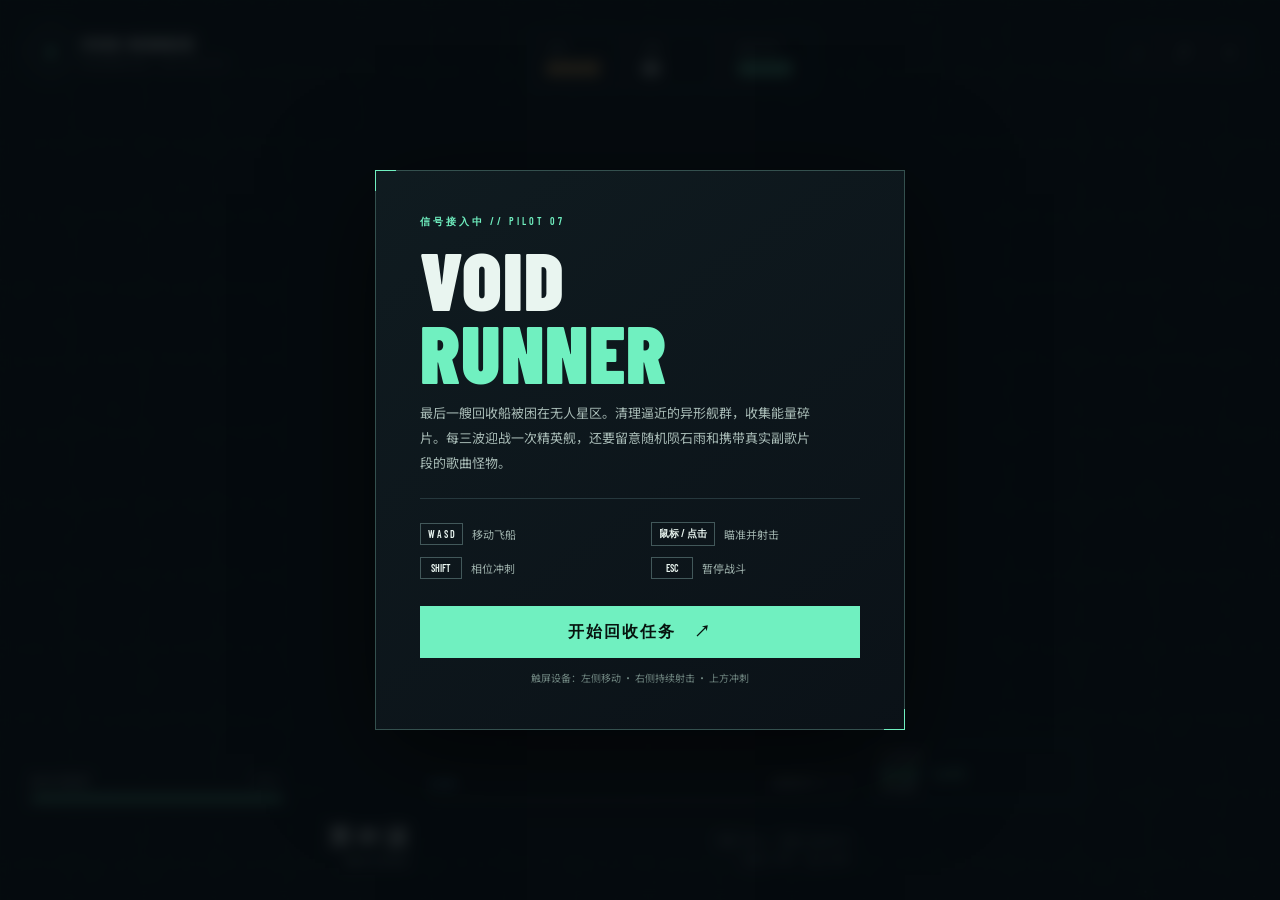
<file: index.html>
<!doctype html>
<html lang="zh-CN">
  <head>
    <meta charset="utf-8" />
    <meta
      name="viewport"
      content="width=device-width, initial-scale=1, viewport-fit=cover"
    />
    <meta name="theme-color" content="#080d13" />
    <title>VOID RUNNER - 星海余烬</title>
    <link rel="stylesheet" href="css/style.css" />
  </head>
  <body>
    <main id="app">
      <canvas id="game" aria-label="VOID RUNNER 游戏画面"></canvas
      ><audio
        id="bgm"
        src="assets/audio/we-never.mp3"
        preload="auto"
        loop
      ></audio
      ><audio id="songAudio" preload="auto"></audio>
      <div class="grain"></div>
      <div class="hud">
        <div class="top">
          <div class="brand">
            <div class="mark"><span>V</span></div>
            <div>
              <div class="brand-name">VOID RUNNER</div>
              <div class="brand-sub">深空回收计划 / SECTOR 09</div>
            </div>
          </div>
          <div class="stats">
            <div class="stat">
              <div class="stat-label">分数</div>
              <div class="stat-value amber" id="score">000000</div>
            </div>
            <div class="stat">
              <div class="stat-label">击破</div>
              <div class="stat-value" id="kills">00</div>
            </div>
            <div class="stat">
              <div class="stat-label">最高纪录</div>
              <div class="stat-value mint" id="best">000000</div>
            </div>
          </div>
          <div class="right-top">
            <button
              class="icon-btn"
              id="musicBtn"
              aria-label="切换背景音乐"
              title="背景音乐：开"
              style="color: var(--mint)"
            >
              ♪</button
            ><button
              class="icon-btn"
              id="soundBtn"
              aria-label="切换音效"
              title="游戏音效"
            >
              ♫</button
            ><button
              class="icon-btn"
              id="pauseBtn"
              aria-label="暂停"
              title="暂停"
            >
              Ⅱ
            </button>
          </div>
        </div>
        <div class="bottom">
          <div class="health-wrap">
            <div class="micro-label">
              <span>船体完整度</span><span id="hpText">100%</span>
            </div>
            <div class="bar"><i id="hpBar"></i></div>
          </div>
          <div class="xp-wrap">
            <div class="micro-label">
              <span class="level" id="levelText">LV.01</span
              ><span id="xpText">能量碎片 0 / 8</span>
            </div>
            <div class="xpbar"><i id="xpBar"></i></div>
          </div>
          <div class="loadout-hud">
            <div class="loadout-label">当前构筑</div>
            <div class="loadout-name" id="weaponHud">脉冲炮 · Lv.01</div>
            <div class="loadout-sub" id="buddyHud">暂无跟班</div>
          </div>
          <div class="wavebox">
            <div class="wave" id="waveText">
              第 01 波<small id="waveSub">威胁正在接近</small>
            </div>
          </div>
          <div class="hint">
            <span class="key">WASD</span> 移动　<span class="key">鼠标</span>
            瞄准射击<br /><span class="key">SHIFT</span> 冲刺　<span class="key"
              >ESC</span
            >
            暂停
          </div>
        </div>
      </div>
      <div class="boss-hud hidden" id="bossHud">
        <div class="micro-label">
          <span>ELITE // 深空收割者</span><span id="bossHpText">100%</span>
        </div>
        <div class="boss-bar"><i id="bossHpBar"></i></div>
      </div>
      <div class="combo-hud hidden" id="comboHud">连击 ×3</div>
      <div class="song-now hidden" id="songNow">♫ 歌曲片段播放中</div>
      <div id="toast" class="toast"></div>
      <div class="mobile-controls" id="mobileControls">
        <div class="stick" id="stick"></div>
        <button class="touch-dash" id="dashTouch">冲刺</button
        ><button class="touch-fire" id="fireTouch">开火</button>
      </div>
      <section class="shade" id="startScreen">
        <div class="panel">
          <div class="eyebrow">信号接入中 // PILOT 07</div>
          <h1 class="title">VOID<br /><em>RUNNER</em></h1>
          <div class="lede">
            最后一艘回收船被困在无人星区。清理逼近的异形舰群，收集能量碎片。每三波迎战一次精英舰，还要留意随机陨石雨和携带真实副歌片段的歌曲怪物。
          </div>
          <div class="divider"></div>
          <div class="controls">
            <div class="control"><span class="keys">W A S D</span>移动飞船</div>
            <div class="control">
              <span class="keys">鼠标 / 点击</span>瞄准并射击
            </div>
            <div class="control"><span class="keys">SHIFT</span>相位冲刺</div>
            <div class="control"><span class="keys">ESC</span>暂停战斗</div>
          </div>
          <button class="primary" id="startBtn">开始回收任务　↗</button>
          <div class="footnote">
            触屏设备：左侧移动 · 右侧持续射击 · 上方冲刺
          </div>
        </div>
      </section>
      <section class="shade hidden" id="upgradeScreen">
        <div class="panel upgrade-panel">
          <div class="corner" id="upgradeCount">选择 1 项强化</div>
          <div class="eyebrow">SYSTEM EVOLUTION // LEVEL UP</div>
          <h2 class="title">选择你的<br /><em>进化方向</em></h2>
          <div class="upgrade-grid" id="upgradeGrid"></div>
        </div>
      </section>
      <section class="shade hidden" id="pauseScreen">
        <div class="panel">
          <div class="eyebrow">驾驶舱待机中</div>
          <h2 class="title">暂时<br /><em>安全</em></h2>
          <div class="lede">星区威胁已冻结。准备好了就继续任务。</div>
          <button class="primary" id="resumeBtn">继续任务　↗</button>
          <div class="footnote">按 ESC 也可以继续</div>
        </div>
      </section>
      <section class="shade hidden" id="gameOverScreen">
        <div class="panel game-over-panel">
          <div class="eyebrow">信号丢失 // MISSION ENDED</div>
          <h2 class="title">任务<br /><em>终止</em></h2>
          <div class="lede" id="endStats">
            你在星区坚持了 00:00，击破 0 艘敌舰。
          </div>
          <div class="death-epilogue hidden" id="deathEpilogue">
            <div class="epilogue-mark" aria-hidden="true"><span>✦</span></div>
            <div class="epilogue-kicker">30,000 // 星海征途纪念</div>
            <h3>每一次坚持<br /><em>都让你更接近传奇</em></h3>
            <p>
              人生从来不是一帆风顺。你穿越风暴、扛过低谷，仍然一路向前。<br />
              这一程的努力，值得一场盛大的庆贺。愿你带着勇气，再次启程。
            </p>
            <div class="epilogue-ribbon"><i></i><span>双帝之战 · 庆祝时刻</span><i></i></div>
          </div>
          <div class="divider"></div>
          <div class="stats" style="justify-content: flex-start">
            <div class="stat">
              <div class="stat-label">本次得分</div>
              <div class="stat-value amber" id="finalScore">000000</div>
            </div>
            <div class="stat">
              <div class="stat-label">最高纪录</div>
              <div class="stat-value mint" id="finalBest">000000</div>
            </div>
          </div>
          <button class="primary hidden" id="deathCelebrateBtn">
            开启庆祝影像　▶
          </button>
          <button class="primary" id="againBtn">再玩一局　↗</button>
          <div class="footnote">每次星区、敌群与强化都会重新生成</div>
        </div>
      </section>
      <section class="shade hidden" id="scoreChoiceScreen">
        <div class="panel score-choice-panel">
          <div class="eyebrow">150,000 // FINAL TRANSMISSION</div>
          <h2 class="title">恭喜你<br /><em>你已通关</em></h2>
          <div class="lede">
            你的分数已经达到 150,000。恭喜你，你已通关。请选择接下来的行动。
          </div>
          <button class="primary secondary" id="continueAt150kBtn">
            继续游戏　→
          </button>
          <button class="primary secondary" id="claimVictoryBtn">
            观看庆祝萧炎双帝之战　▶
          </button>
          <button class="primary secondary" id="newGameAt150kBtn">
            再来一局　↗
          </button>
        </div>
      </section>
      <section class="shade hidden victory-fullscreen" id="victoryScreen">
        <video
          id="victoryVideo"
          class="victory-video"
          src="assets/video/xiaoyan-compatible.mp4"
          preload="metadata"
          playsinline
          controls
        ></video>
        <div class="victory-overlay">
          <div class="eyebrow" id="victoryEyebrow">
            双帝之战 // VICTORY TRANSMISSION
          </div>
          <h2 class="title" id="victoryTitle">
            勇士，恭喜你<br /><em>达到 30,000 分</em>
          </h2>
          <div class="victory-message" id="victoryMessage">
            让我们一起为双帝之战庆贺。
          </div>
          <div class="victory-actions hidden" id="victoryActions">
            <button class="primary" id="replayVictoryBtn">重播视频　↻</button>
            <button class="primary secondary" id="playAgainVictoryBtn">
              再玩一次　↗
            </button>
          </div>
          <div class="victory-actions hidden" id="milestoneActions">
            <button class="primary" id="continueAfterVideoBtn">
              返回战斗　→
            </button>
          </div>
          <div class="footnote" id="victoryHint">庆祝视频播放中</div>
        </div>
        <pre class="video-debug" id="videoDebug" aria-live="polite"></pre>
      </section>
    </main>
    <script src="js/game.js"></script>
  </body>
</html>
</file>
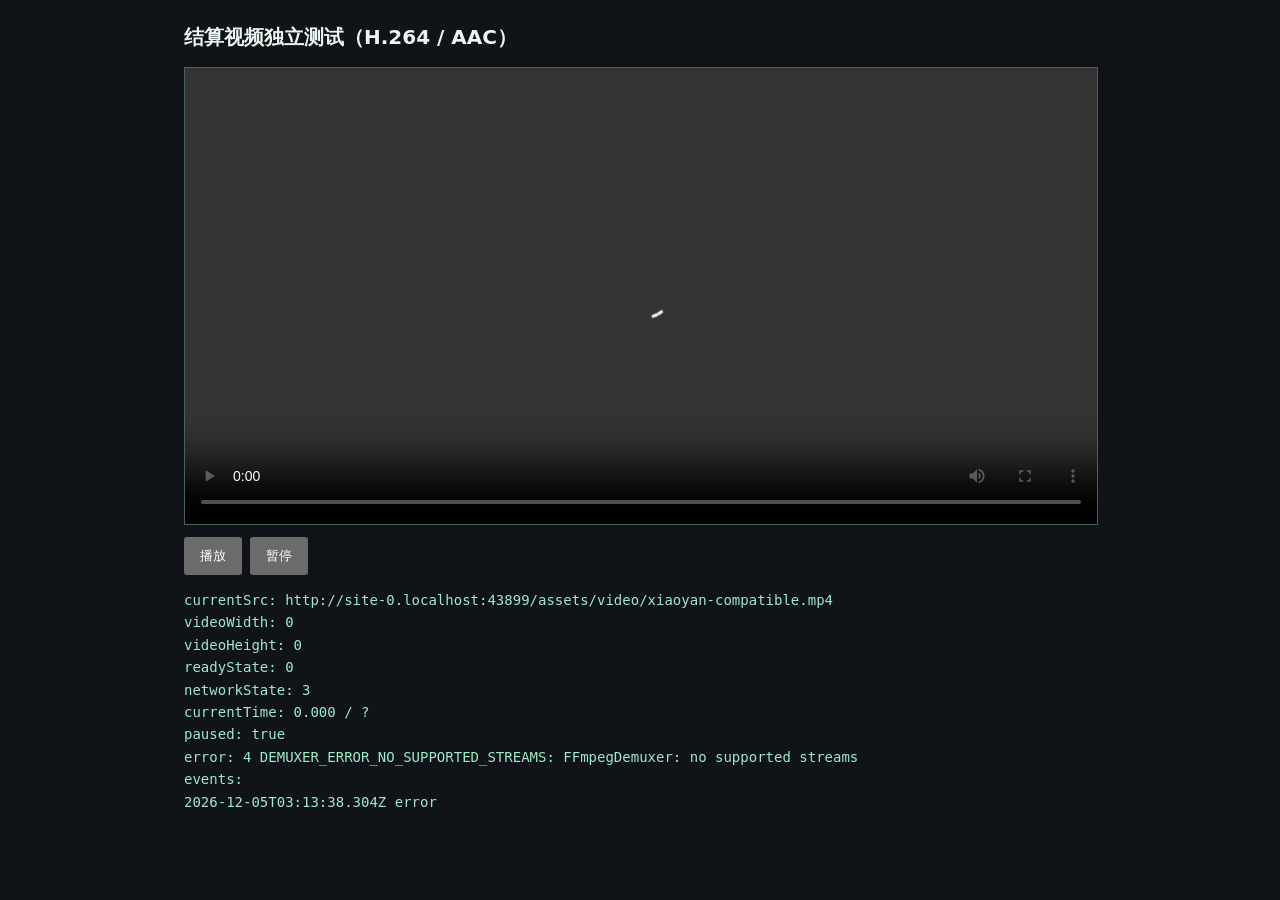
<file: video-test.html>
<!doctype html>
<html lang="zh-CN">
  <head>
    <meta charset="utf-8" />
    <meta name="viewport" content="width=device-width, initial-scale=1" />
    <title>VOID RUNNER 视频兼容性测试</title>
    <style>
      :root { color-scheme: dark; }
      html, body { margin: 0; min-height: 100%; background: #101418; color: #eaf6f1; font: 14px system-ui, sans-serif; }
      main { width: min(960px, 100%); margin: 0 auto; padding: 24px; box-sizing: border-box; }
      h1 { font-size: 20px; margin: 0 0 16px; }
      video { display: block; width: 100%; background: #000; border: 1px solid #48615d; }
      pre { white-space: pre-wrap; line-height: 1.6; color: #9de9c8; }
      button { padding: 8px 14px; margin: 12px 8px 0 0; cursor: pointer; }
    </style>
  </head>
  <body>
    <main>
      <h1>结算视频独立测试（H.264 / AAC）</h1>
      <video id="video" src="assets/video/xiaoyan-compatible.mp4" controls playsinline preload="auto" autoplay></video>
      <button id="play">播放</button><button id="pause">暂停</button>
      <pre id="debug">等待视频元数据...</pre>
    </main>
    <script>
      const video = document.getElementById("video");
      const debug = document.getElementById("debug");
      const events = ["loadedmetadata", "loadeddata", "canplay", "playing", "error"];
      const status = { events: [] };
      function update(eventName) {
        if (eventName) status.events.push(`${new Date().toISOString()} ${eventName}`);
        const error = video.error;
        debug.textContent = [
          `currentSrc: ${video.currentSrc}`,
          `videoWidth: ${video.videoWidth}`,
          `videoHeight: ${video.videoHeight}`,
          `readyState: ${video.readyState}`,
          `networkState: ${video.networkState}`,
          `currentTime: ${video.currentTime.toFixed(3)} / ${Number.isFinite(video.duration) ? video.duration.toFixed(3) : "?"}`,
          `paused: ${video.paused}`,
          `error: ${error ? `${error.code} ${error.message || ""}` : "none"}`,
          "events:",
          ...status.events.slice(-12),
        ].join("\n");
      }
      events.forEach((name) => video.addEventListener(name, () => update(name)));
      video.addEventListener("timeupdate", () => update());
      document.getElementById("play").onclick = () => video.play().catch((error) => { status.events.push(`play rejected: ${error.message}`); update(); });
      document.getElementById("pause").onclick = () => video.pause();
      update();
    </script>
  </body>
</html>
</file>
<file: css/style.css>
@import url("https://fonts.googleapis.com/css2?family=Barlow+Condensed:wght@500;600;700;800;900&family=Noto+Sans+SC:wght@400;500;600;700;800&display=swap");
:root {
  color-scheme: dark;
  --bg: #080d13;
  --panel: #101a22;
  --line: #25353c;
  --mint: #70f0c0;
  --cyan: #64d9ef;
  --amber: #ffc46b;
  --red: #ff6477;
  --text: #e9f5f0;
  --muted: #8ca19e;
}
* {
  box-sizing: border-box;
}
html,
body {
  margin: 0;
  width: 100%;
  height: 100%;
  overflow: hidden;
  background: var(--bg);
  font-family: "Noto Sans SC", sans-serif;
  color: var(--text);
}
button {
  font: inherit;
  color: inherit;
}
#app {
  height: 100%;
  position: relative;
  isolation: isolate;
  background: radial-gradient(
    ellipse at 50% 44%,
    #16242a 0%,
    #0a1118 53%,
    #070b10 100%
  );
}
canvas {
  position: absolute;
  inset: 0;
  width: 100%;
  height: 100%;
  display: block;
  touch-action: none;
}
.grain {
  position: absolute;
  inset: 0;
  pointer-events: none;
  opacity: 0.12;
  z-index: 1;
  background-image: url("data:image/svg+xml,%3Csvg viewBox='0 0 180 180' xmlns='http://www.w3.org/2000/svg'%3E%3Cfilter id='n'%3E%3CfeTurbulence type='fractalNoise' baseFrequency='.85' numOctaves='3' stitchTiles='stitch'/%3E%3C/filter%3E%3Crect width='100%25' height='100%25' filter='url(%23n)' opacity='.3'/%3E%3C/svg%3E");
}
.hud {
  position: absolute;
  z-index: 2;
  inset: 0;
  pointer-events: none;
  padding: clamp(14px, 3vw, 32px);
  display: flex;
  flex-direction: column;
  justify-content: space-between;
}
.top {
  display: flex;
  justify-content: space-between;
  align-items: flex-start;
  gap: 18px;
}
.brand {
  display: flex;
  align-items: center;
  gap: 12px;
}
.mark {
  width: 38px;
  height: 38px;
  border: 1px solid #70f0c077;
  color: var(--mint);
  display: grid;
  place-items: center;
  transform: rotate(45deg);
  font: 800 19px "Barlow Condensed";
  box-shadow: 0 0 22px #70f0c022;
}
.mark span {
  transform: rotate(-45deg);
}
.brand-name {
  font: 800 19px "Barlow Condensed";
  letter-spacing: 2px;
}
.brand-sub {
  color: var(--muted);
  font-size: 9px;
  letter-spacing: 2px;
  margin-top: 2px;
}
.stats {
  display: flex;
  gap: 8px;
}
.stat {
  background: #0b1218d9;
  border: 1px solid #294047;
  padding: 8px 13px;
  min-width: 88px;
}
.stat-label {
  font-size: 9px;
  letter-spacing: 1.4px;
  color: var(--muted);
}
.stat-value {
  font: 700 20px "Barlow Condensed";
  margin-top: 2px;
}
.stat-value.mint {
  color: var(--mint);
}
.stat-value.amber {
  color: var(--amber);
}
.right-top {
  display: flex;
  gap: 8px;
  align-items: flex-start;
  pointer-events: auto;
}
.icon-btn {
  height: 38px;
  width: 38px;
  border: 1px solid #294047;
  background: #0b1218d9;
  display: grid;
  place-items: center;
  cursor: pointer;
  color: #c6d6d2;
  font-size: 15px;
}
.icon-btn:hover {
  border-color: var(--mint);
  color: var(--mint);
}
.bottom {
  display: grid;
  grid-template-columns: minmax(120px, 1fr) minmax(200px, 420px) minmax(
      120px,
      1fr
    );
  align-items: end;
  gap: 20px;
}
.health-wrap {
  max-width: 250px;
}
.micro-label {
  font: 600 10px "Barlow Condensed";
  letter-spacing: 1.8px;
  color: var(--muted);
  display: flex;
  justify-content: space-between;
  margin-bottom: 7px;
}
.bar {
  height: 5px;
  background: #1b2a30;
  overflow: hidden;
}
.bar > i {
  display: block;
  height: 100%;
  width: 100%;
  background: var(--mint);
  box-shadow: 0 0 12px #70f0c077;
  transition: width 0.2s;
}
.xp-wrap {
  width: 100%;
  max-width: 420px;
  justify-self: center;
}
.xpbar {
  height: 4px;
  background: #1b2a30;
}
.xpbar > i {
  display: block;
  height: 100%;
  width: 0;
  background: var(--cyan);
  box-shadow: 0 0 10px #64d9ef99;
  transition: width 0.2s;
}
.level {
  font: 700 12px "Barlow Condensed";
  letter-spacing: 1px;
  color: var(--cyan);
}
.wavebox {
  text-align: right;
}
.loadout-hud {
  min-width: 155px;
  max-width: 210px;
  border: 1px solid #294047;
  background: #0b1218d9;
  padding: 6px 10px;
  align-self: end;
}
.loadout-label {
  font: 600 9px "Barlow Condensed";
  letter-spacing: 1.5px;
  color: var(--muted);
}
.loadout-name {
  font: 700 12px "Noto Sans SC";
  color: var(--mint);
  white-space: nowrap;
  overflow: hidden;
  text-overflow: ellipsis;
}
.loadout-sub {
  font: 500 9px "Noto Sans SC";
  color: #a9c0bb;
  white-space: nowrap;
  overflow: hidden;
  text-overflow: ellipsis;
}
.wave {
  font: 800 24px "Barlow Condensed";
  letter-spacing: 1px;
}
.wave small {
  font: 500 10px "Noto Sans SC";
  color: var(--muted);
  display: block;
  letter-spacing: 1px;
}
.hint {
  justify-self: end;
  font-size: 10px;
  color: #78908d;
  line-height: 1.9;
  text-align: right;
}
.key {
  border: 1px solid #3c5256;
  padding: 2px 5px;
  color: #b5c8c2;
  font: 10px "Barlow Condensed";
}
.shade {
  position: absolute;
  inset: 0;
  z-index: 4;
  background: #050a0ed9;
  backdrop-filter: blur(7px);
  display: grid;
  place-items: center;
  padding: 18px;
}
.panel {
  width: min(530px, 100%);
  border: 1px solid #34504e;
  background: linear-gradient(145deg, #101c21f5, #0b1218f5);
  padding: clamp(25px, 5vw, 44px);
  position: relative;
  box-shadow: 0 24px 100px #0009;
}
.panel:before,
.panel:after {
  content: "";
  position: absolute;
  width: 20px;
  height: 20px;
  border-color: var(--mint);
  border-style: solid;
}
.panel:before {
  left: -1px;
  top: -1px;
  border-width: 1px 0 0 1px;
}
.panel:after {
  right: -1px;
  bottom: -1px;
  border-width: 0 1px 1px 0;
}
.game-over-panel.has-epilogue,
#gameOverScreen.has-epilogue .game-over-panel {
  width: min(650px, 100%);
  overflow: hidden;
  border-color: #876b4e;
  background:
    radial-gradient(ellipse at 50% 22%, #80552f55, transparent 46%),
    radial-gradient(ellipse at 88% 80%, #286f7270, transparent 44%),
    linear-gradient(145deg, #171d22f7, #0b1118fa 72%);
  box-shadow: 0 24px 100px #000b, 0 0 42px #e3a8561c;
}
#gameOverScreen.has-epilogue .game-over-panel > * {
  position: relative;
  z-index: 1;
}
#gameOverScreen.has-epilogue .game-over-panel > .eyebrow,
#gameOverScreen.has-epilogue .game-over-panel > .title,
#gameOverScreen.has-epilogue .game-over-panel > #endStats {
  text-align: center;
  margin-left: auto;
  margin-right: auto;
}
#gameOverScreen.has-epilogue .game-over-panel > .title { font-size: 48px; }
#gameOverScreen.has-epilogue .game-over-panel > #endStats {
  max-width: 440px;
  color: #d1d8d7;
}
.death-epilogue {
  position: relative;
  margin: 23px -8px 6px;
  padding: 18px 18px 16px;
  overflow: hidden;
  border-top: 1px solid #e8bf7c55;
  border-bottom: 1px solid #7cdbd055;
  background: linear-gradient(100deg, #16191dcc, #162325b8 54%, #16191dcc);
  text-align: center;
}
.death-epilogue:before,
.death-epilogue:after {
  content: "";
  position: absolute;
  left: 50%;
  top: 48px;
  width: 260px;
  aspect-ratio: 1;
  border: 1px solid #ffc46b20;
  border-radius: 50%;
  transform: translate(-50%, -50%);
  pointer-events: none;
}
.death-epilogue:after { width: 330px; border-color: #70f0c014; }
.epilogue-mark {
  position: relative;
  z-index: 1;
  display: grid;
  place-items: center;
  width: 44px;
  height: 44px;
  margin: 0 auto 11px;
  color: #ffe1a8;
  border: 1px solid #ffc46b88;
  background: linear-gradient(145deg, #594429, #173039);
  box-shadow: 0 0 28px #ffc46b33, inset 0 0 15px #70f0c022;
  transform: rotate(45deg);
}
.epilogue-mark span { font-size: 24px; transform: rotate(-45deg); text-shadow: 0 0 14px #ffd887; }
.epilogue-kicker,
.epilogue-ribbon {
  position: relative;
  z-index: 1;
  color: #ffc46b;
  font: 700 10px "Barlow Condensed", "Noto Sans SC", sans-serif;
}
.death-epilogue h3 {
  position: relative;
  z-index: 1;
  margin: 8px 0 7px;
  color: #f4f5ee;
  font-size: clamp(21px, 4vw, 29px);
  line-height: 1.35;
}
.death-epilogue h3 em { color: var(--mint); font-style: normal; text-shadow: 0 0 22px #70f0c044; }
.death-epilogue p { position: relative; z-index: 1; margin: 0 auto; max-width: 470px; color: #bac9c7; font-size: 12px; line-height: 1.9; }
.epilogue-ribbon { display: flex; align-items: center; justify-content: center; gap: 10px; margin-top: 13px; color: #d7e5df; }
.epilogue-ribbon i { width: 46px; height: 1px; background: linear-gradient(90deg, transparent, #ffc46b99); }
.epilogue-ribbon i:last-child { transform: rotate(180deg); }
#gameOverScreen.has-epilogue #deathCelebrateBtn {
  margin-top: 14px;
  color: #1b1309;
  background: linear-gradient(100deg, #f4c875, #8ee8cd 52%, #f4c875);
  box-shadow: 0 0 25px #ffc46b2f;
}
#gameOverScreen.has-epilogue #againBtn { margin-top: 10px; }
.eyebrow {
  font: 600 10px "Barlow Condensed";
  color: var(--mint);
  letter-spacing: 3px;
}
.title {
  font: 900 clamp(48px, 11vw, 82px) / 0.9 "Barlow Condensed";
  letter-spacing: 1px;
  margin: 13px 0 12px;
}
.title em {
  color: var(--mint);
  font-style: normal;
}
.lede {
  color: #a7bab5;
  font-size: 13px;
  line-height: 1.9;
  max-width: 390px;
}
.divider {
  height: 1px;
  background: #26383d;
  margin: 23px 0;
}
.controls {
  display: grid;
  grid-template-columns: 1fr 1fr;
  gap: 11px 22px;
  color: #9eb1ac;
  font-size: 11px;
}
.control {
  display: flex;
  align-items: center;
  gap: 9px;
}
.keys {
  color: var(--text);
  font: 600 10px "Barlow Condensed";
  border: 1px solid #42585a;
  padding: 4px 7px;
  min-width: 42px;
  text-align: center;
}
.primary {
  margin-top: 27px;
  width: 100%;
  padding: 15px;
  background: var(--mint);
  color: #07140f;
  border: 0;
  font: 800 16px "Barlow Condensed";
  letter-spacing: 2px;
  cursor: pointer;
  transition:
    transform 0.15s,
    filter 0.15s;
}
.primary:hover {
  filter: brightness(1.1);
  transform: translateY(-2px);
}
.footnote {
  margin-top: 12px;
  color: #708681;
  font-size: 10px;
  text-align: center;
}
.hidden {
  display: none !important;
}
.upgrade-panel {
  width: min(600px, 100%);
  padding: 30px;
}
.upgrade-panel .title {
  font-size: 40px;
}
.upgrade-grid {
  display: grid;
  grid-template-columns: repeat(3, 1fr);
  gap: 8px;
  margin-top: 16px;
}
.upgrade {
  border: 1px solid #33494b;
  background: #0b1419;
  text-align: left;
  padding: 12px 11px;
  cursor: pointer;
  min-height: 118px;
  transition: 0.15s;
}
.upgrade:hover {
  border-color: var(--mint);
  background: #11201e;
  transform: translateY(-3px);
}
.upgrade-icon {
  font: 700 19px "Barlow Condensed";
  color: var(--mint);
  margin-bottom: 12px;
}
.upgrade-name {
  font-weight: 700;
  font-size: 12px;
}
.upgrade-desc {
  font-size: 9px;
  color: #8ea39d;
  margin-top: 5px;
  line-height: 1.55;
}
.corner {
  position: absolute;
  right: 18px;
  top: 14px;
  color: #617773;
  font: 10px "Barlow Condensed";
  letter-spacing: 1px;
}
.toast {
  position: absolute;
  left: 50%;
  top: 22%;
  z-index: 3;
  transform: translate(-50%, -10px);
  opacity: 0;
  transition: 0.35s;
  pointer-events: none;
  background: #0d191ddf;
  border: 1px solid #385252;
  color: var(--mint);
  padding: 9px 18px;
  font: 600 12px "Barlow Condensed";
  letter-spacing: 1.5px;
}
.toast.show {
  opacity: 1;
  transform: translate(-50%, 0);
}
.boss-hud {
  position: absolute;
  z-index: 2;
  top: 82px;
  left: 50%;
  transform: translateX(-50%);
  width: min(360px, 62vw);
  pointer-events: none;
  text-align: center;
}
.boss-hud .micro-label {
  color: #ffc46b;
}
.boss-bar {
  height: 6px;
  background: #321d1d;
  border: 1px solid #854653;
}
.boss-bar i {
  display: block;
  height: 100%;
  width: 100%;
  background: linear-gradient(90deg, #ff6477, #ffc46b);
  box-shadow: 0 0 12px #ff647788;
  transition: width 0.15s;
}
.combo-hud {
  position: absolute;
  left: 50%;
  top: 120px;
  transform: translateX(-50%);
  color: var(--amber);
  font: 800 13px "Barlow Condensed";
  letter-spacing: 2px;
  text-shadow: 0 0 12px #ffc46b88;
  white-space: nowrap;
  pointer-events: none;
}
.song-now {
  position: absolute;
  z-index: 2;
  top: 144px;
  left: 50%;
  transform: translateX(-50%);
  padding: 6px 12px;
  border: 1px solid #d78cff66;
  background: #10101be0;
  color: #f3d8ff;
  font: 600 11px "Noto Sans SC";
  letter-spacing: 0.5px;
  box-shadow: 0 0 18px #d78cff22;
  pointer-events: none;
  white-space: nowrap;
}
.victory-message {
  color: var(--amber);
  font-size: 15px;
  line-height: 1.8;
  margin: 8px 0 0;
}
.victory-actions {
  display: flex;
  gap: 10px;
}
.victory-actions .primary {
  margin-top: 0;
}
.secondary {
  background: #142127;
  color: var(--mint);
  border: 1px solid #3b605d;
}
.secondary:hover {
  background: #1c302e;
}
.mobile-controls {
  display: none;
  position: absolute;
  inset: 0;
  z-index: 3;
  pointer-events: none;
}
.stick {
  position: absolute;
  left: 24px;
  bottom: 70px;
  width: 120px;
  height: 120px;
  border: 1px solid #97c4bd55;
  border-radius: 50%;
  background: #10201d44;
  pointer-events: auto;
  touch-action: none;
}
.stick:after {
  content: "";
  position: absolute;
  width: 42px;
  height: 42px;
  left: 38px;
  top: 38px;
  border: 1px solid #a5d5c688;
  border-radius: 50%;
  background: #70f0c022;
}
.touch-fire {
  position: absolute;
  right: 26px;
  bottom: 76px;
  width: 76px;
  height: 76px;
  border: 1px solid #70f0c088;
  background: #70f0c022;
  border-radius: 50%;
  pointer-events: auto;
  color: var(--mint);
  font: 700 11px "Barlow Condensed";
  letter-spacing: 1px;
  touch-action: none;
}
.touch-dash {
  position: absolute;
  right: 48px;
  bottom: 168px;
  width: 52px;
  height: 52px;
  border: 1px solid #ffc46b88;
  background: #ffc46b22;
  border-radius: 50%;
  pointer-events: auto;
  color: var(--amber);
  font: 700 10px "Barlow Condensed";
  touch-action: none;
}
@media (max-width: 650px) {
  .hud {
    padding: 13px;
  }
  .brand-sub {
    display: none;
  }
  .mark {
    width: 30px;
    height: 30px;
  }
  .brand-name {
    font-size: 15px;
  }
  .stats {
    gap: 5px;
  }
  .stat {
    padding: 6px 8px;
    min-width: 58px;
  }
  .stat-label {
    font-size: 8px;
  }
  .stat-value {
    font-size: 17px;
  }
  .top {
    gap: 5px;
  }
  .icon-btn {
    width: 32px;
    height: 32px;
  }
  .right-top {
    gap: 5px;
  }
  .bottom {
    grid-template-columns: 1fr 1.3fr 1fr;
    gap: 9px;
  }
  .hint {
    display: none;
  }
  .wave {
    font-size: 20px;
  }
  .micro-label {
    font-size: 9px;
  }
  .upgrade-grid {
    grid-template-columns: 1fr;
  }
  .upgrade {
    min-height: 0;
    display: grid;
    grid-template-columns: 36px 1fr;
    column-gap: 7px;
    padding: 10px 12px;
  }
  .upgrade-icon {
    grid-row: span 2;
    margin: 0;
    font-size: 19px;
  }
  .upgrade-name {
    font-size: 12px;
  }
  .upgrade-desc {
    margin-top: 3px;
  }
  .upgrade-panel {
    padding: 23px;
  }
  .upgrade-panel .title {
    font-size: 39px;
  }
  .controls {
    font-size: 10px;
    gap: 9px;
  }
  .mobile-controls {
    display: block;
  }
  .shade {
    padding: 13px;
  }
  .panel {
    padding: 25px;
  }
  .title {
    font-size: 60px;
  }
  .stats .stat:nth-child(3) {
    display: none;
  }
  .boss-hud {
    top: 66px;
    width: 70vw;
  }
  .combo-hud {
    top: 101px;
  }
}

.score-choice-panel {
  width: min(560px, 100%);
}
.score-choice-panel .primary {
  margin-top: 14px;
}
#victoryScreen.victory-fullscreen.shade {
  z-index: 10;
  padding: 0;
  overflow: hidden;
  background: #000;
  backdrop-filter: none;
}
#victoryVideo.victory-video {
  position: absolute;
  inset: 0;
  display: block;
  width: 100%;
  height: 100%;
  max-height: none;
  object-fit: contain;
  border: 0;
  margin: 0;
  background: #000;
  z-index: 0;
}
.victory-overlay {
  position: absolute;
  inset: 0;
  display: flex;
  flex-direction: column;
  align-items: center;
  padding: max(28px, env(safe-area-inset-top)) 18px 72px;
  background: linear-gradient(
    180deg,
    #050a10b8 0%,
    transparent 34%,
    transparent 62%,
    #050a10b8 100%
  );
  text-align: center;
  pointer-events: none;
  z-index: 1;
}
.video-debug {
  position: absolute;
  z-index: 2;
  left: 12px;
  bottom: 12px;
  margin: 0;
  padding: 7px 9px;
  max-width: min(94vw, 520px);
  color: #9de9c8;
  background: #050a10cc;
  border: 1px solid #70f0c055;
  font: 10px/1.45 ui-monospace, SFMono-Regular, Consolas, monospace;
  pointer-events: none;
}
.victory-overlay > * {
  pointer-events: auto;
}
.victory-overlay .title {
  margin: 10px 0;
  font-size: 52px;
  line-height: 1.08;
}
.victory-overlay .victory-message {
  font-size: clamp(13px, 2vw, 18px);
}
.victory-overlay .victory-actions {
  width: min(540px, 100%);
  gap: 10px;
  margin-top: auto;
  margin-bottom: 16px;
}
.victory-overlay .victory-actions .primary {
  flex: 1;
  margin-top: 0;
}
.victory-overlay .footnote {
  color: #d0ddd9;
  text-shadow: 0 1px 4px #000;
}
@media (max-width: 650px) {
  .score-choice-panel {
    padding: 24px;
  }
  .victory-overlay {
    padding: 22px 12px max(62px, env(safe-area-inset-bottom));
  }
  .victory-overlay .title {
    margin: 8px 0;
    font-size: 36px;
    line-height: 1.15;
  }
  .victory-overlay .victory-message {
    max-width: 330px;
  }
  .victory-overlay .victory-actions {
    flex-direction: column;
    gap: 7px;
    margin-bottom: 8px;
  }
  .victory-overlay .victory-actions .primary {
    padding: 12px;
  }
}
@media (hover: none) {
  .hint {
    display: none;
  }
}
@media (max-width: 650px) {
  .brand {
    gap: 7px;
  }
  .mark {
    width: 27px;
    height: 27px;
  }
  .brand-name {
    font-size: 13px;
    letter-spacing: 1px;
  }
  .stats {
    gap: 3px;
  }
  .stat {
    padding: 5px 6px;
    min-width: 48px;
  }
  .stat-value {
    font-size: 15px;
  }
  .right-top {
    gap: 3px;
  }
  .icon-btn {
    width: 28px;
    height: 32px;
  }
}
</file>
